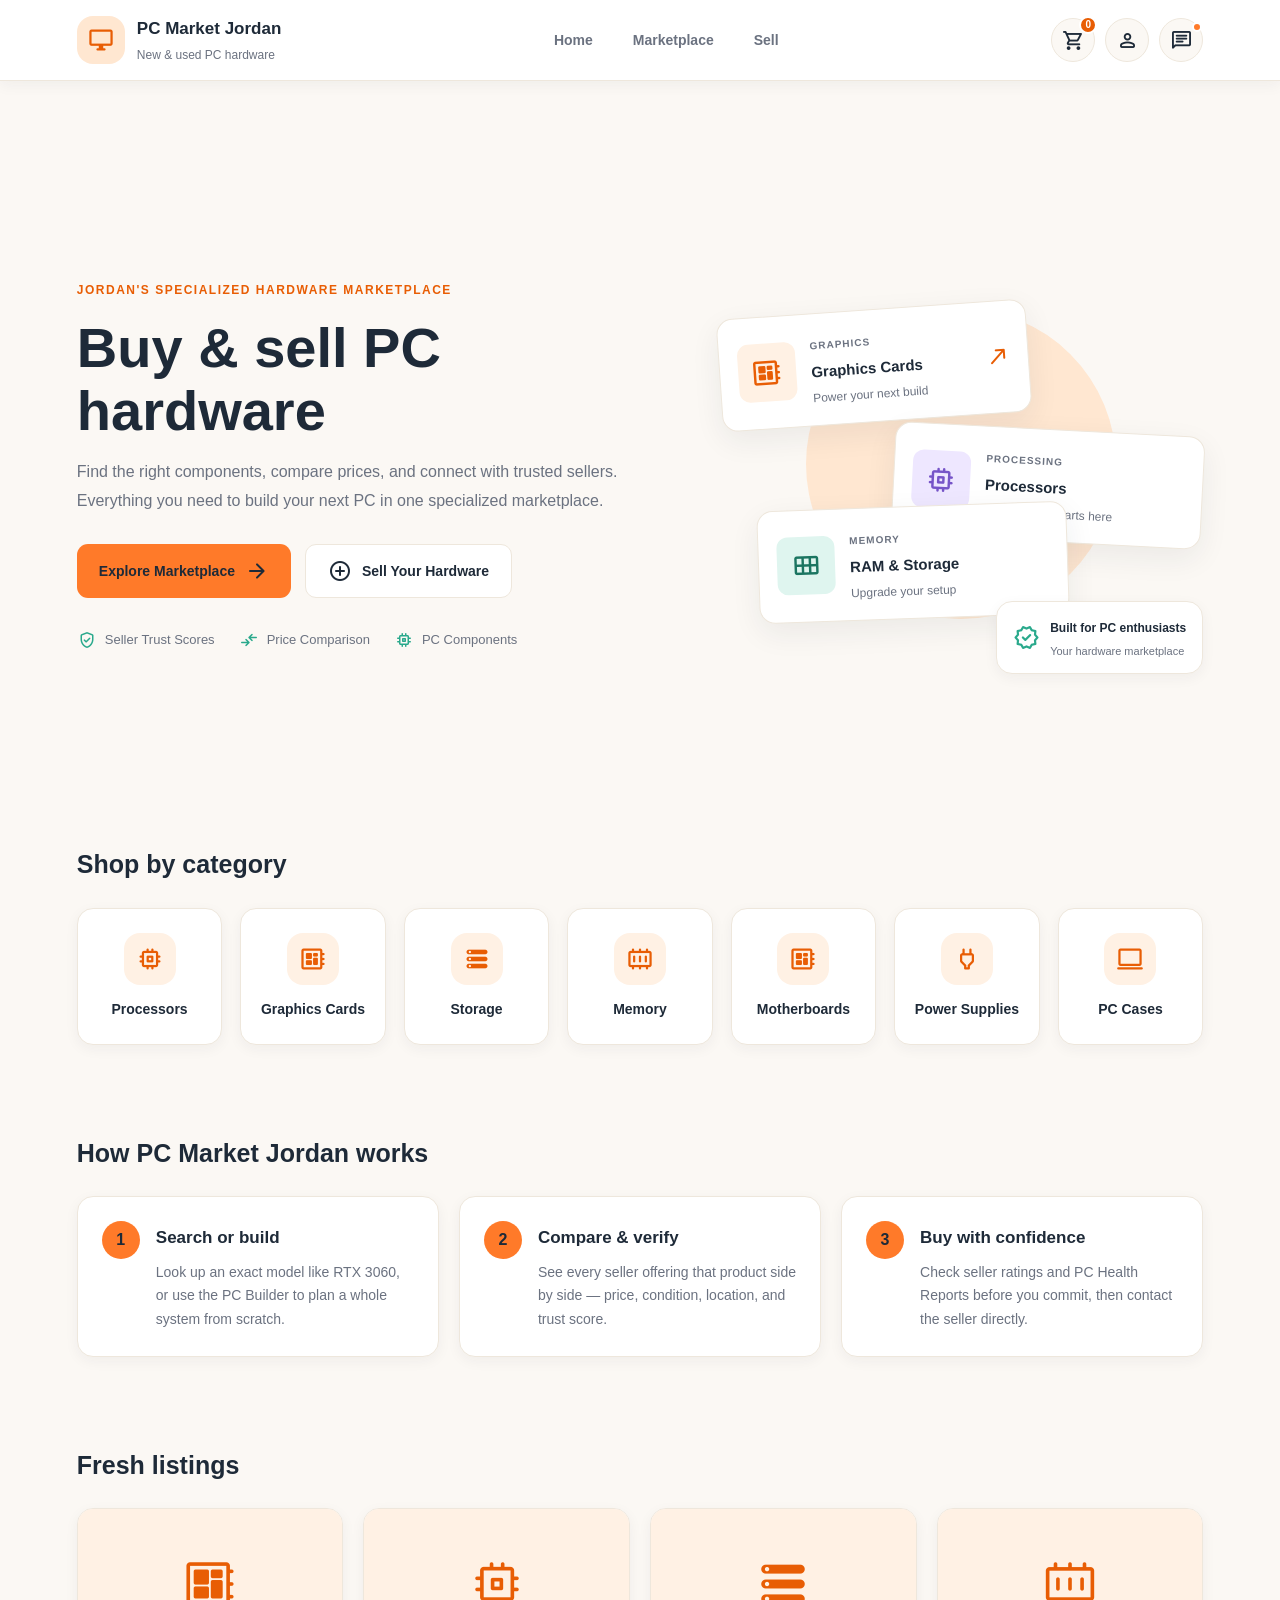
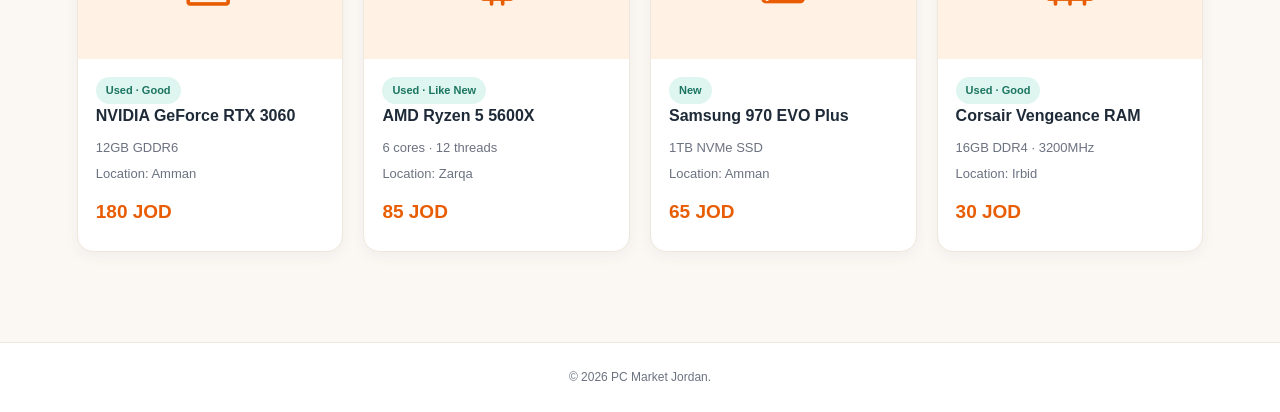
<file: pages/index.html>
<!DOCTYPE html>
<html lang="en">
<head>
    <meta charset="UTF-8">
    <meta name="viewport" content="width=device-width, initial-scale=1.0">
    <title>PC Market Jordan</title>

    <link rel="stylesheet" href="https://fonts.googleapis.com/css2?family=Material+Symbols+Rounded:opsz,wght,FILL,GRAD@20..48,100..700,0..1,-50..200">
    <link rel="shortcut icon" href="../assests/pictures/computer logo.png" type="image/icon">
    <link rel="stylesheet" href="../assests/styles/index.css">
    <link rel="stylesheet" href="../assests/styles/cart.css">
</head>
<body>
    
    <div id="header-placeholder"></div>

    <main class="main-content">       
        <section class="hero-content">
            <div class="hero-left">
                <small>JORDAN'S SPECIALIZED HARDWARE MARKETPLACE</small>

                <h1>Buy &amp; sell PC hardware</h1>

                <p class="hero-text">
                    Find the right components, compare prices, and connect with
                    trusted sellers. Everything you need to build your next PC
                    in one specialized marketplace.
                </p>

                <div class="hero-actions">
                    <a href="marketplace.html" class="hero-button primary-button">
                        Explore Marketplace
                        <span class="material-symbols-rounded">arrow_forward</span>
                    </a>

                    <a href="sell.html" class="hero-button secondary-button">
                        <span class="material-symbols-rounded">add_circle</span>
                        Sell Your Hardware
                    </a>
                </div>

                <div class="hero-highlights">
                    <div class="hero-highlight">
                        <span class="material-symbols-rounded">verified_user</span>
                        <span>Seller Trust Scores</span>
                    </div>

                    <div class="hero-highlight">
                        <span class="material-symbols-rounded">compare_arrows</span>
                        <span>Price Comparison</span>
                    </div>

                    <div class="hero-highlight">
                        <span class="material-symbols-rounded">memory</span>
                        <span>PC Components</span>
                    </div>
                </div>
            </div>

            <div class="hero-right">
                <div class="hardware-glow"></div>

                <div class="hardware-card gpu-card">
                    <div class="hardware-icon gpu-icon">
                        <span class="material-symbols-rounded">developer_board</span>
                    </div>
                    <div class="hardware-info">
                        <span>GRAPHICS</span>
                        <h3>Graphics Cards</h3>
                        <p>Power your next build</p>
                    </div>
                    <span class="material-symbols-rounded hardware-arrow">north_east</span>
                </div>

                <div class="hardware-card cpu-card">
                    <div class="hardware-icon cpu-icon">
                        <span class="material-symbols-rounded">memory</span>
                    </div>
                    <div class="hardware-info">
                        <span>PROCESSING</span>
                        <h3>Processors</h3>
                        <p>Performance starts here</p>
                    </div>
                </div>

                <div class="hardware-card ram-card">
                    <div class="hardware-icon ram-icon">
                        <span class="material-symbols-rounded">view_module</span>
                    </div>
                    <div class="hardware-info">
                        <span>MEMORY</span>
                        <h3>RAM &amp; Storage</h3>
                        <p>Upgrade your setup</p>
                    </div>
                </div>

                <div class="hardware-badge">
                    <span class="material-symbols-rounded">verified</span>
                    <div>
                        <strong>Built for PC enthusiasts</strong>
                        <p>Your hardware marketplace</p>
                    </div>
                </div>
            </div>
        </section>

        <div id="chatbot-placeholder"></div>

        <section class="shop-wrapper">
            <h2 class="shop-wrapper-head">Shop by category</h2>

            <section class="shop-grid">
                <div class="shop-card">
                    <div class="shop-card-icon">
                        <span class="material-symbols-rounded">memory</span>
                    </div>
                    <h3 class="shop-card-text">Processors</h3>
                </div>

                <div class="shop-card">
                    <div class="shop-card-icon">
                        <span class="material-symbols-rounded">developer_board</span>
                    </div>
                    <h3 class="shop-card-text">Graphics Cards</h3>
                </div>

                <div class="shop-card">
                    <div class="shop-card-icon">
                        <span class="material-symbols-rounded">storage</span>
                    </div>
                    <h3 class="shop-card-text">Storage</h3>
                </div>

                <div class="shop-card">
                    <div class="shop-card-icon">
                        <span class="material-symbols-rounded">memory_alt</span>
                    </div>
                    <h3 class="shop-card-text">Memory</h3>
                </div>

                <div class="shop-card">
                    <div class="shop-card-icon">
                        <span class="material-symbols-rounded">developer_board</span>
                    </div>
                    <h3 class="shop-card-text">Motherboards</h3>
                </div>

                <div class="shop-card">
                    <div class="shop-card-icon">
                        <span class="material-symbols-rounded">power</span>
                    </div>
                    <h3 class="shop-card-text">Power Supplies</h3>
                </div>

                <div class="shop-card">
                    <div class="shop-card-icon">
                        <span class="material-symbols-rounded">computer</span>
                    </div>
                    <h3 class="shop-card-text">PC Cases</h3>
                </div>
            </section>
        </section>

        <section class="PC-Market-Jordan-works">
            <h2 class="pc-market-works-head">How PC Market Jordan works</h2>

            <section class="PC-Market-Jordan-works-grid">
                <div class="PC-Market-Jordan-works-card">
                    <div class="PC-Market-Jordan-works-number">
                        <p>1</p>
                    </div>
                    <div class="PC-Market-Jordan-works-card-text">
                        <h3>Search or build</h3>
                        <p>
                            Look up an exact model like RTX 3060, or use the PC Builder to plan a whole system from scratch.
                        </p>
                    </div>
                </div>

                <div class="PC-Market-Jordan-works-card">
                    <div class="PC-Market-Jordan-works-number">
                        <p>2</p>
                    </div>
                    <div class="PC-Market-Jordan-works-card-text">
                        <h3>Compare & verify</h3>
                        <p>
                            See every seller offering that product side by side — price, condition, location, and trust score.
                        </p>
                    </div>
                </div>

                <div class="PC-Market-Jordan-works-card">
                    <div class="PC-Market-Jordan-works-number">
                        <p>3</p>
                    </div>
                    <div class="PC-Market-Jordan-works-card-text">
                        <h3>Buy with confidence</h3>
                        <p>
                            Check seller ratings and PC Health Reports before you commit, then contact the seller directly.
                        </p>
                    </div>
                </div>
            </section>
        </section>

        <section class="fresh-listing">
            <h2 class="fresh-listing-head">Fresh listings</h2>

            <section class="fresh-listing-grid">
                <div class="fresh-listing-card">
                    <div class="card-icon">
                        <span class="material-symbols-rounded">developer_board</span>
                    </div>
                    <div class="card-content">
                        <span class="listing-condition">Used · Good</span>
                        <h3>NVIDIA GeForce RTX 3060</h3>
                        <p>12GB GDDR6</p>
                        <p>Location: Amman</p>
                        <p class="listing-price">180 JOD</p>
                    </div>
                </div>

                <div class="fresh-listing-card">
                    <div class="card-icon">
                        <span class="material-symbols-rounded">memory</span>
                    </div>
                    <div class="card-content">
                        <span class="listing-condition">Used · Like New</span>
                        <h3>AMD Ryzen 5 5600X</h3>
                        <p>6 cores · 12 threads</p>
                        <p>Location: Zarqa</p>
                        <p class="listing-price">85 JOD</p>
                    </div>
                </div>

                <div class="fresh-listing-card">
                    <div class="card-icon">
                        <span class="material-symbols-rounded">storage</span>
                    </div>
                    <div class="card-content">
                        <span class="listing-condition">New</span>
                        <h3>Samsung 970 EVO Plus</h3>
                        <p>1TB NVMe SSD</p>
                        <p>Location: Amman</p>
                        <p class="listing-price">65 JOD</p>
                    </div>
                </div>

                <div class="fresh-listing-card">
                    <div class="card-icon">
                        <span class="material-symbols-rounded">memory_alt</span>
                    </div>
                    <div class="card-content">
                        <span class="listing-condition">Used · Good</span>
                        <h3>Corsair Vengeance RAM</h3>
                        <p>16GB DDR4 · 3200MHz</p>
                        <p>Location: Irbid</p>
                        <p class="listing-price">30 JOD</p>
                    </div>
                </div>
            </section>
        </section>
    </main>

    <div id="cart-placeholder"></div>
    
    <div id="footer-placeholder"></div>

    <div id="auth-placeholder"></div>

    <script src="../scripts/components.js"></script>
    <script src="../scripts/shared.js"></script>
    <script src="../scripts/index.js"></script>
</body>
</html>
</file>
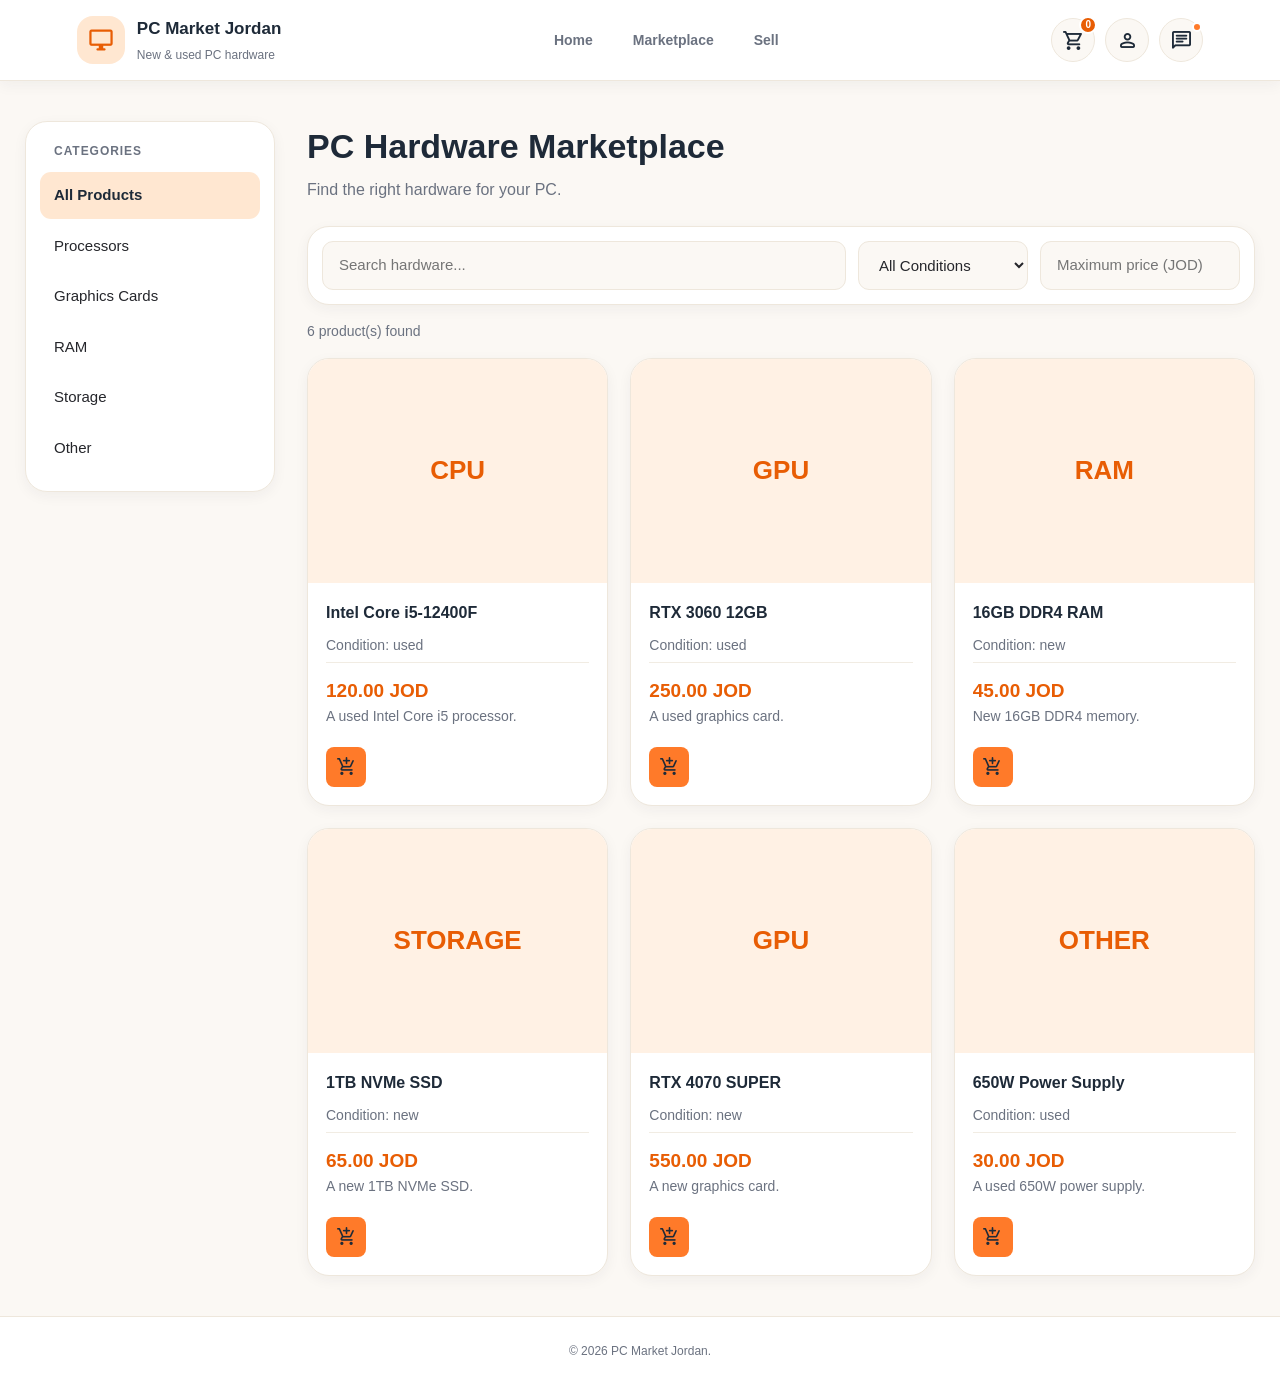
<file: pages/marketplace.html>
<!DOCTYPE html>
<html lang="en">
<head>
    <meta charset="UTF-8">
    <meta name="viewport" content="width=device-width, initial-scale=1.0">
    <title>PC Market Jordan</title>

    <link rel="stylesheet" href="https://fonts.googleapis.com/css2?family=Material+Symbols+Rounded:opsz,wght,FILL,GRAD@20..48,100..700,0..1,-50..200">
    <link rel="shortcut icon" href="../assests/pictures/computer logo.png" type="image/icon">
    <link rel="stylesheet" href="../assests/styles/index.css">
    <link rel="stylesheet" href="../assests/styles/cart.css">
    <link rel="stylesheet" href="../assests/styles/marketplace.css">
</head>
<body>
    
    <div id="header-placeholder"></div>

    <main class="marketplace">
        <aside class="sidebar">
            <h2>Categories</h2>

            <button class="category active" data-category="all">
                All Products
            </button>

            <button class="category" data-category="cpu">
                Processors
            </button>

            <button class="category" data-category="gpu">
                Graphics Cards
            </button>

            <button class="category" data-category="ram">
                RAM
            </button>

            <button class="category" data-category="storage">
                Storage
            </button>

            <button class="category" data-category="other">
                Other
            </button>
        </aside>

        <section class="products-section">
            <h1>PC Hardware Marketplace</h1>
            <p>Find the right hardware for your PC.</p>

            <div class="filters">
                <input
                    type="search"
                    id="searchInput"
                    placeholder="Search hardware..."
                >

                <select id="conditionFilter">
                    <option value="all">All Conditions</option>
                    <option value="new">New</option>
                    <option value="used">Used</option>
                </select>

                <input
                    type="number"
                    id="priceFilter"
                    placeholder="Maximum price (JOD)"
                    min="0"
                >
            </div>

            <p id="resultsCount"></p>

            <div class="products-grid" id="productsGrid"></div>

            <p id="noResults" hidden>
                No products match your filters.
            </p>
        </section>
    </main>

    <div id="chatbot-placeholder"></div>

    <div id="cart-placeholder"></div>
    
    <div id="footer-placeholder"></div>

    <div id="auth-placeholder"></div>

    <script src="../scripts/components.js"></script>
    <script src="../scripts/shared.js"></script>
    <script src="../scripts/marketplace.js"></script>
</body>
</html>
</file>
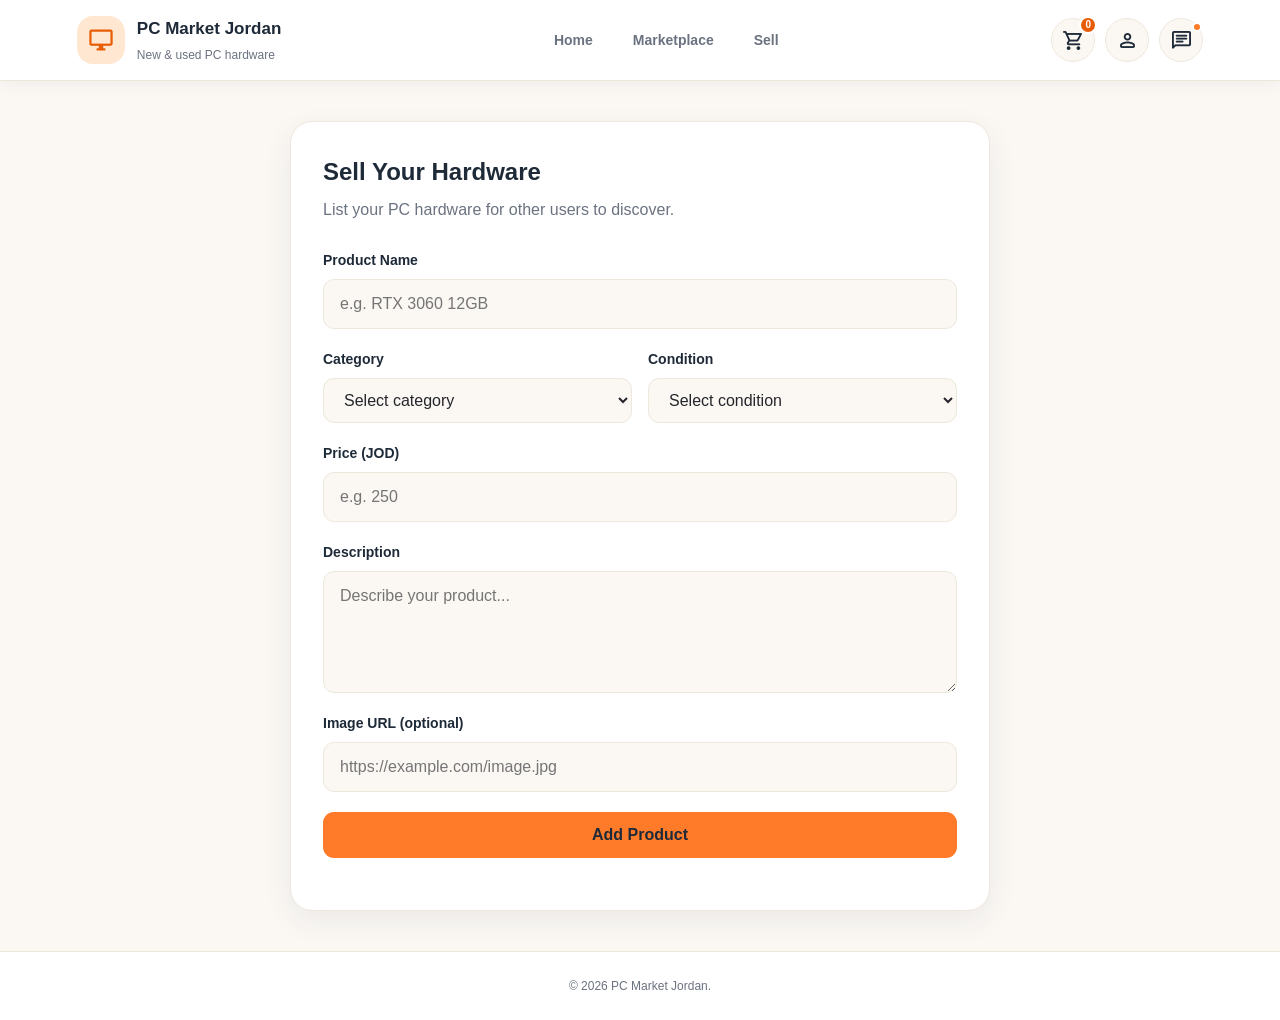
<file: pages/sell.html>
<!DOCTYPE html>
<html lang="en">
<head>
    <meta charset="UTF-8">
    <meta name="viewport" content="width=device-width, initial-scale=1.0">
    <title>Sell Hardware | PC Market Jordan</title>

    <link rel="stylesheet" href="https://fonts.googleapis.com/css2?family=Material+Symbols+Rounded:opsz,wght,FILL,GRAD@20..48,100..700,0..1,-50..200">
    <link rel="shortcut icon" href="../assests/pictures/computer logo.png" type="image/icon">
    <link rel="stylesheet" href="../assests/styles/index.css">
    <link rel="stylesheet" href="../assests/styles/cart.css">
    <link rel="stylesheet" href="../assests/styles/sell.css">
</head>
<body>

    <div id="header-placeholder"></div>

    <main class="sell-page">
        <section class="sell-container">
            <h1>Sell Your Hardware</h1>
            <p class="sell-description">
                List your PC hardware for other users to discover.
            </p>

            <form id="sellForm">
                <div class="form-group">
                    <label for="productName">Product Name</label>
                    <input
                        type="text"
                        id="productName"
                        placeholder="e.g. RTX 3060 12GB"
                        required
                    >
                </div>

                <div class="form-row">
                    <div class="form-group">
                        <label for="productCategory">Category</label>
                        <select id="productCategory" required>
                            <option value="">Select category</option>
                            <option value="cpu">Processor</option>
                            <option value="gpu">Graphics Card</option>
                            <option value="ram">RAM</option>
                            <option value="storage">Storage</option>
                            <option value="other">Other</option>
                        </select>
                    </div>

                    <div class="form-group">
                        <label for="productCondition">Condition</label>
                        <select id="productCondition" required>
                            <option value="">Select condition</option>
                            <option value="new">New</option>
                            <option value="used">Used</option>
                        </select>
                    </div>
                </div>

                <div class="form-group">
                    <label for="productPrice">Price (JOD)</label>
                    <input
                        type="number"
                        id="productPrice"
                        min="0.01"
                        step="0.01"
                        placeholder="e.g. 250"
                        required
                    >
                </div>

                <div class="form-group">
                    <label for="productDescription">Description</label>
                    <textarea
                        id="productDescription"
                        rows="4"
                        placeholder="Describe your product..."
                        required
                    ></textarea>
                </div>

                <div class="form-group">
                    <label for="productImage">Image URL (optional)</label>
                    <input
                        type="url"
                        id="productImage"
                        placeholder="https://example.com/image.jpg"
                    >
                </div>

                <button type="submit" class="sell-submit">
                    Add Product
                </button>

                <p id="formMessage" role="status"></p>
            </form>
        </section>
    </main>

    <div id="chatbot-placeholder"></div>
    
    <div id="cart-placeholder"></div>
    
    <div id="auth-placeholder"></div>

    <div id="footer-placeholder"></div>

    <script src="../scripts/components.js"></script>
    <script src="../scripts/shared.js"></script>
    <script src="../scripts/sell.js"></script>
</body>
</html>
</file>
<file: assests/styles/index.css>
:root {
  --bg: #FBF8F4;
  --surface: #FFFFFF;
  --surface-tint: #FFF4E9;
  --ink: #25262B;
  --ink-soft: #6B7280;
  --ink-faint: #9CA3AF;
  --navy: #1E2A38;
  --navy-soft: #2C3E50;
  --orange: #FF7A29;
  --orange-deep: #E85D04;
  --orange-tint: #FFE7D1;
  --orange-tint-2: #FFF1E4;
  --teal: #2AA98C;
  --teal-tint: #DFF5EF;
  --red: #E15B4D;
  --red-tint: #FBE4E1;
  --amber: #E8A23A;
  --amber-tint: #FBEFDA;
  --border: #EEE7DC;
  --border-soft: #F1ECE3;
  --r-lg: 22px;
  --r-md: 16px;
  --r-sm: 11px;
  --r-pill: 999px;
  --shadow-soft: 0 10px 30px rgba(30, 42, 56, 0.07);
  --shadow-softer: 0 4px 14px rgba(30, 42, 56, 0.05);
  --shadow-pop: 0 16px 40px rgba(30, 42, 56, 0.14);
}

* {
  box-sizing: border-box;
  padding: 0;
  margin: 0;
}

body {
  background: var(--bg);
  color: var(--ink);
  font-family: 'Segoe UI', Tahoma, Geneva, Verdana, sans-serif;
  line-height: 1.5;
}

header {
  position: sticky;
  top: 0;
  z-index: 5;
  display: flex;
  align-items: center;
  justify-content: space-between;
  gap: 30px;
  padding: 16px 6%;
  background: var(--surface);
  border-bottom: 1px solid var(--border);
  box-shadow: var(--shadow-softer);
}

.logo {
  display: flex;
  align-items: center;
  gap: 12px;
  flex-shrink: 0;
}

.logo-icon {
  display: flex;
  align-items: center;
  justify-content: center;
  width: 48px;
  height: 48px;
  background: var(--orange-tint);
  color: var(--orange-deep);
  border-radius: var(--r-md);
}

.logo-icon .material-symbols-rounded {
  font-size: 28px;
}

.logo-header p {
  display: flex;
  flex-direction: column;
  gap: 4px;
  color: var(--navy);
  font-size: 17px;
  font-weight: 700;
  white-space: nowrap;
}

.logo-header small {
  color: var(--ink-soft);
  font-size: 12px;
  font-weight: 400;
}

.website-links ul {
  display: flex;
  align-items: center;
  gap: 8px;
  list-style: none;
}

.website-links a {
  display: inline-flex;
  padding: 10px 16px;
  color: var(--ink-soft);
  text-decoration: none;
  font-size: 14px;
  font-weight: 600;
  border-radius: var(--r-pill);
  transition: 0.2s;
}

.website-links a:hover {
  color: var(--orange-deep);
  background: var(--orange-tint-2);
}

.header-buttons {
  display: flex;
  align-items: center;
  gap: 10px;
  flex-shrink: 0;
}

.header-button {
  display: flex;
  align-items: center;
  justify-content: center;
  width: 44px;
  height: 44px;
  color: var(--navy);
  background: var(--bg);
  border: 1px solid var(--border);
  border-radius: 50%;
  cursor: pointer;
  transition: 0.2s;
}

.header-button .material-symbols-rounded {
  font-size: 23px;
}

.header-button:hover {
  background: var(--orange);
  border-color: var(--orange);
  transform: translateY(-2px);
}

.dot {
  position: relative;
}

.dot::after {
  content: "";
  position: absolute;
  top: 3px;
  right: 0;
  width: 6px;
  height: 6px;
  background: var(--orange);
  border: 2px solid var(--surface);
  border-radius: 50%;
}

.auth-overlay {
  position: fixed;
  inset: 0;
  z-index: 6;
  display: none;
  align-items: center;
  justify-content: center;
  padding: 20px;
  background: rgba(30, 42, 56, 0.55);
  backdrop-filter: blur(7px);
}

.auth-popup {
  position: relative;
  width: 100%;
  max-width: 440px;
  max-height: calc(100vh - 40px);
  overflow-y: auto;
  padding: 36px;
  background: var(--surface);
  border: 1px solid var(--border);
  border-radius: var(--r-lg);
  box-shadow: var(--shadow-pop);
  animation: authAppear 0.25s ease;
}

.auth-close {
  position: absolute;
  top: 16px;
  right: 16px;
  display: flex;
  align-items: center;
  justify-content: center;
  width: 36px;
  height: 36px;
  color: var(--ink-soft);
  background: var(--bg);
  border: 1px solid var(--border);
  border-radius: 50%;
  cursor: pointer;
  transition: 0.2s;
}

.auth-close:hover {
  color: var(--orange-deep);
  background: var(--orange-tint);
}

.auth-header {
  margin-bottom: 28px;
  text-align: center;
}

.auth-icon {
  display: flex;
  align-items: center;
  justify-content: center;
  width: 62px;
  height: 62px;
  margin: 0 auto 18px;
  color: var(--orange-deep);
  background: var(--orange-tint);
  border-radius: var(--r-md);
}

.auth-icon .material-symbols-rounded {
  font-size: 34px;
}

.auth-header h2 {
  margin-bottom: 10px;
  color: var(--navy);
  font-size: 23px;
  line-height: 1.35;
}

.auth-header p {
  color: var(--ink-soft);
  font-size: 14px;
  line-height: 1.6;
}

.auth-field {
  display: flex;
  flex-direction: column;
  gap: 8px;
  margin-bottom: 18px;
}

.auth-field[hidden] {
  display: none;
}

.auth-field label {
  color: var(--navy);
  font-size: 13px;
  font-weight: 600;
}

.auth-field input {
  width: 100%;
  padding: 13px 14px;
  color: var(--ink);
  background: var(--bg);
  border: 1px solid var(--border);
  border-radius: var(--r-sm);
  font: inherit;
  font-size: 14px;
  outline: none;
  transition: 0.2s;
}

.auth-field input:focus {
  background: var(--surface);
  border-color: var(--orange);
  box-shadow: 0 0 0 4px var(--orange-tint-2);
}

.auth-submit {
  width: 100%;
  padding: 14px;
  margin-top: 4px;
  color: var(--navy);
  background: var(--orange);
  border: none;
  border-radius: var(--r-sm);
  font-size: 15px;
  font-weight: 700;
  cursor: pointer;
  transition: 0.2s;
}

.auth-submit:hover {
  background: var(--orange-deep);
}

.auth-switch {
  margin-top: 20px;
  color: var(--ink-soft);
  text-align: center;
  font-size: 13px;
}

.auth-switch button {
  padding: 0;
  color: var(--orange-deep);
  background: none;
  border: none;
  font: inherit;
  font-weight: 700;
  cursor: pointer;
}

.auth-divider {
  display: flex;
  align-items: center;
  gap: 14px;
  margin: 24px 0;
  color: var(--ink-faint);
  font-size: 11px;
  font-weight: 600;
}

.auth-divider::before,
.auth-divider::after {
  content: "";
  flex: 1;
  height: 1px;
  background: var(--border);
}

.guest-button {
  display: flex;
  align-items: center;
  justify-content: center;
  gap: 10px;
  width: 100%;
  padding: 13px;
  color: var(--navy);
  background: var(--surface);
  border: 1px solid var(--border);
  border-radius: var(--r-sm);
  font-size: 14px;
  font-weight: 600;
  cursor: pointer;
  transition: 0.2s;
}

.guest-button:hover {
  background: var(--orange-tint-2);
  border-color: var(--orange);
}

.auth-footer {
  margin-top: 22px;
  color: var(--ink-soft);
  text-align: center;
  font-size: 11px;
}

@keyframes authAppear {
  from {
    opacity: 0;
    transform: translateY(12px);
  }
  to {
    opacity: 1;
    transform: translateY(0);
  }
}

.main-content {
  width: 88%;
  max-width: 1200px;
  margin: 0 auto;
}

.hero-content {
  display: grid;
  grid-template-columns: 1.1fr 0.9fr;
  align-items: center;
  gap: 50px;
  min-height: 85vh;
  padding: 60px 0;
}

.hero-left,
.hero-right {
  min-width: 0;
}

.hero-left small {
  color: var(--orange-deep);
  font-size: 12px;
  font-weight: 700;
  letter-spacing: 1.5px;
}

.hero-left h1 {
  margin: 16px 0;
  color: var(--navy);
  font-size: clamp(36px, 4.5vw, 56px);
  line-height: 1.12;
}

.hero-text {
  max-width: 620px;
  color: var(--ink-soft);
  font-size: 16px;
  line-height: 1.8;
}

.hero-actions {
  display: flex;
  flex-wrap: wrap;
  gap: 14px;
  margin-top: 28px;
}

.hero-button {
  display: inline-flex;
  align-items: center;
  justify-content: center;
  gap: 10px;
  padding: 14px 22px;
  border-radius: var(--r-sm);
  text-decoration: none;
  font-size: 14px;
  font-weight: 700;
  transition: 0.2s;
}

.primary-button {
  color: var(--navy);
  background: var(--orange);
}

.primary-button:hover {
  background: var(--orange-deep);
  transform: translateY(-2px);
}

.secondary-button {
  color: var(--navy);
  background: var(--surface);
  border: 1px solid var(--border);
}

.secondary-button:hover {
  background: var(--orange-tint-2);
  border-color: var(--orange);
}

.hero-highlights {
  display: flex;
  flex-wrap: wrap;
  gap: 24px;
  margin-top: 32px;
}

.hero-highlight {
  display: flex;
  align-items: center;
  gap: 8px;
  color: var(--ink-soft);
  font-size: 13px;
}

.hero-highlight .material-symbols-rounded {
  color: var(--teal);
  font-size: 20px;
}

.hero-right {
  position: relative;
  display: flex;
  align-items: center;
  justify-content: center;
  min-height: 420px;
}

.hardware-glow {
  position: absolute;
  width: 310px;
  height: 310px;
  background: var(--orange-tint);
  border-radius: 50%;
}

.hardware-card {
  position: absolute;
  z-index: 1;
  display: flex;
  align-items: center;
  gap: 15px;
  width: min(310px, 75%);
  padding: 18px;
  background: var(--surface);
  border: 1px solid var(--border);
  border-radius: var(--r-md);
  box-shadow: var(--shadow-soft);
}

.gpu-card {
  top: 55px;
  left: 0;
  transform: rotate(-4deg);
}

.cpu-card {
  top: 175px;
  right: 0;
  transform: rotate(3deg);
}

.ram-card {
  bottom: 55px;
  left: 8%;
  transform: rotate(-2deg);
}

.hardware-icon {
  display: flex;
  align-items: center;
  justify-content: center;
  flex-shrink: 0;
  width: 58px;
  height: 58px;
  border-radius: var(--r-sm);
}

.hardware-icon .material-symbols-rounded {
  font-size: 32px;
}

.gpu-icon {
  color: var(--orange-deep);
  background: var(--orange-tint-2);
}

.cpu-icon {
  color: #7654C8;
  background: #EEE7FF;
}

.ram-icon {
  color: #1B7561;
  background: var(--teal-tint);
}

.hardware-info {
  min-width: 0;
}

.hardware-info > span {
  color: var(--ink-soft);
  font-size: 10px;
  font-weight: 700;
  letter-spacing: 1px;
}

.hardware-info h3 {
  margin: 5px 0;
  color: var(--navy);
  font-size: 15px;
}

.hardware-info p {
  color: var(--ink-soft);
  font-size: 12px;
}

.hardware-arrow {
  margin-left: auto;
  color: var(--orange-deep);
}

.hardware-badge {
  position: absolute;
  right: 0;
  bottom: 0;
  z-index: 2;
  display: flex;
  align-items: center;
  gap: 10px;
  padding: 13px 16px;
  background: var(--surface);
  border: 1px solid var(--border);
  border-radius: var(--r-md);
  box-shadow: var(--shadow-softer);
}

.hardware-badge > .material-symbols-rounded {
  color: var(--teal);
  font-size: 27px;
}

.hardware-badge strong {
  color: var(--navy);
  font-size: 12px;
}

.hardware-badge p {
  margin-top: 4px;
  color: var(--ink-soft);
  font-size: 11px;
}

.shop-wrapper,
.PC-Market-Jordan-works,
.fresh-listing {
  margin-bottom: 90px;
}

.shop-wrapper-head,
.pc-market-works-head,
.fresh-listing-head {
  margin-bottom: 24px;
  color: var(--navy);
  font-size: 25px;
}

.shop-grid {
  display: grid;
  grid-template-columns: repeat(auto-fit, minmax(135px, 1fr));
  gap: 18px;
}

.PC-Market-Jordan-works-grid,
.fresh-listing-grid {
  display: grid;
  grid-template-columns: repeat(auto-fit, minmax(220px, 1fr));
  gap: 20px;
}

.shop-card,
.PC-Market-Jordan-works-card,
.fresh-listing-card {
  background: var(--surface);
  border: 1px solid var(--border);
  border-radius: var(--r-md);
  box-shadow: var(--shadow-softer);
}

.shop-card,
.fresh-listing-card {
  transition: transform 0.2s, box-shadow 0.2s;
}

.shop-card:hover,
.fresh-listing-card:hover {
  transform: translateY(-4px);
  box-shadow: var(--shadow-pop);
}

.shop-card {
  padding: 24px 12px;
  text-align: center;
}

.shop-card-icon {
  display: flex;
  align-items: center;
  justify-content: center;
  width: 52px;
  height: 52px;
  margin: 0 auto 14px;
  color: var(--orange-deep);
  background: var(--orange-tint-2);
  border-radius: var(--r-md);
}

.shop-card-icon .material-symbols-rounded {
  font-size: 28px;
}

.shop-card-text {
  color: var(--navy);
  font-size: 14px;
}

.PC-Market-Jordan-works-card {
  display: flex;
  align-items: flex-start;
  gap: 16px;
  padding: 24px;
}

.PC-Market-Jordan-works-number {
  display: flex;
  align-items: center;
  justify-content: center;
  flex-shrink: 0;
  width: 38px;
  height: 38px;
  color: var(--navy);
  background: var(--orange);
  border-radius: 50%;
  font-weight: 700;
}

.PC-Market-Jordan-works-card-text h3 {
  margin: 4px 0 10px;
  color: var(--navy);
  font-size: 17px;
}

.PC-Market-Jordan-works-card-text p {
  color: var(--ink-soft);
  font-size: 14px;
  line-height: 1.7;
}

.fresh-listing-card {
  overflow: hidden;
}

.card-icon {
  display: flex;
  align-items: center;
  justify-content: center;
  height: 150px;
  color: var(--orange-deep);
  background: var(--orange-tint-2);
}

.card-icon .material-symbols-rounded {
  font-size: 58px;
}

.card-content {
  padding: 18px;
}

.card-content h3 {
  margin-bottom: 10px;
  color: var(--navy);
  font-size: 16px;
}

.card-content p {
  margin: 7px 0;
  color: var(--ink-soft);
  font-size: 13px;
}

.card-content .listing-price {
  margin-top: 14px;
  color: var(--orange-deep);
  font-size: 19px;
  font-weight: 700;
}

.listing-condition {
  display: inline-block;
  padding: 5px 10px;
  color: #1B7561;
  background: var(--teal-tint);
  border-radius: var(--r-pill);
  font-size: 11px;
  font-weight: 700;
}

.footer {
  padding: 24px 6%;
  color: var(--ink-soft);
  background: var(--surface);
  border-top: 1px solid var(--border);
  text-align: center;
  font-size: 12px;
  line-height: 1.7;
}

.chat-panel {
  position: fixed;
  top: 100px;
  right: 0;
  bottom: 0;
  z-index: 7;
  display: flex;
  flex-direction: column;
  width: 400px;
  max-width: 100%;
  background: var(--surface);
  border-left: 1px solid var(--border);
  box-shadow: var(--shadow-pop);
  transform: translateX(100%);
  visibility: hidden;
  transition: transform 0.3s ease, visibility 0.3s ease;
}

.chat-panel.open {
  transform: translateX(0);
  visibility: visible;
}

.chat-header {
  display: flex;
  align-items: center;
  justify-content: space-between;
  gap: 12px;
  padding: 20px;
  border-bottom: 1px solid var(--border);
}

.chat-header-info {
  display: flex;
  align-items: center;
  gap: 12px;
}

.chat-header-info > .material-symbols-rounded {
  padding: 10px;
  color: var(--orange-deep);
  background: var(--orange-tint);
  border-radius: var(--r-sm);
  font-size: 26px;
}

.chat-header h2 {
  margin-bottom: 4px;
  color: var(--navy);
  font-size: 16px;
}

.chat-header p {
  color: var(--ink-soft);
  font-size: 12px;
}

.chat-close {
  display: flex;
  align-items: center;
  justify-content: center;
  width: 36px;
  height: 36px;
  color: var(--ink-soft);
  background: var(--bg);
  border: 1px solid var(--border);
  border-radius: 50%;
  cursor: pointer;
}

.chat-messages {
  display: flex;
  flex: 1;
  flex-direction: column;
  gap: 14px;
  overflow-y: auto;
  padding: 20px;
}

.user-message,
.bot-message {
  max-width: 82%;
  padding: 12px 16px;
  font-size: 14px;
  line-height: 1.6;
  overflow-wrap: anywhere;
}

.user-message {
  align-self: flex-end;
  color: var(--navy);
  background: var(--orange);
  border-radius: 16px 16px 4px 16px;
}

.bot-message {
  align-self: flex-start;
  color: var(--ink);
  background: var(--orange-tint-2);
  border-radius: 4px 16px 16px 16px;
}

.typing-indicator {
  display: flex;
  align-items: center;
  gap: 5px;
  width: fit-content;
  min-width: 48px;
}

.typing-indicator span {
  width: 7px;
  height: 7px;
  background: var(--ink-soft);
  border-radius: 50%;
  animation: typing 1.2s infinite ease-in-out;
}

.typing-indicator span:nth-child(2) {
  animation-delay: 0.2s;
}

.typing-indicator span:nth-child(3) {
  animation-delay: 0.4s;
}

@keyframes typing {
  0%, 60%, 100% {
    transform: translateY(0);
    opacity: 0.4;
  }
  30% {
    transform: translateY(-5px);
    opacity: 1;
  }
}

.chat-input-area {
  display: flex;
  align-items: center;
  gap: 10px;
  padding: 15px;
  border-top: 1px solid var(--border);
}

.chat-input-area input {
  flex: 1;
  min-width: 0;
  padding: 13px;
  color: var(--ink);
  background: var(--bg);
  border: 1px solid var(--border);
  border-radius: var(--r-sm);
  outline: none;
}

.chat-input-area input:focus {
  border-color: var(--orange);
}

.chat-input-area button {
  display: flex;
  align-items: center;
  justify-content: center;
  width: 44px;
  height: 44px;
  color: var(--navy);
  background: var(--orange);
  border: none;
  border-radius: var(--r-sm);
  cursor: pointer;
}

.chat-input-area button:hover {
  background: var(--orange-deep);
}

body.chat-open .hero-right {
  display: none;
}

body.chat-open .hero-content {
  grid-template-columns: 1fr;
}

@media (max-width: 900px) {
  .hero-content {
    grid-template-columns: 1fr;
    gap: 25px;
    min-height: auto;
    padding: 50px 0;
  }

  .hero-right {
    width: 100%;
    max-width: 550px;
    margin: 0 auto;
  }
}

@media (max-width: 650px) {
  header {
    flex-wrap: wrap;
    gap: 14px;
  }

  .logo {
    flex: 1;
  }

  .header-buttons {
    margin-left: auto;
  }

  .website-links {
    order: 3;
    width: 100%;
  }

  .website-links ul {
    justify-content: center;
    padding-top: 10px;
    border-top: 1px solid var(--border-soft);
  }

  .main-content {
    width: 92%;
  }

  .shop-wrapper,
  .PC-Market-Jordan-works,
  .fresh-listing {
    margin-bottom: 50px;
  }

  .auth-popup {
    padding: 30px 22px;
  }
}

@media (max-width: 500px) {
  .hero-right {
    min-height: 350px;
  }

  .hardware-card {
    gap: 10px;
    padding: 12px;
  }

  .hardware-icon {
    width: 45px;
    height: 45px;
  }

  .hardware-info h3 {
    font-size: 13px;
  }

  .chat-panel {
    top: 80px;
    width: 100%;
  }
}
</file>
<file: assests/styles/cart.css>
.cart-overlay {
    position: fixed;
    inset: 0;
    z-index: 1000;
    background: rgba(20, 24, 35, 0.48);
    opacity: 0;
    visibility: hidden;
    transition: opacity 0.25s ease, visibility 0.25s ease;
}

.shopping-cart {
    position: fixed;
    top: 0;
    right: 0;
    z-index: 1001;
    display: flex;
    flex-direction: column;
    width: 400px;
    max-width: 100%;
    height: 100vh;
    height: 100dvh;
    padding: 24px;
    color: var(--ink, #292940);
    background: var(--surface, #fff);
    box-shadow: -12px 0 35px rgba(20, 24, 35, 0.16);
    transform: translateX(105%);
    visibility: hidden;
    transition: transform 0.3s ease, visibility 0.3s ease;
}

.cart-overlay.active {
    opacity: 1;
    visibility: visible;
}

.shopping-cart.active {
    transform: translateX(0);
    visibility: visible;
}

.cart-header {
    display: flex;
    align-items: center;
    justify-content: space-between;
    gap: 16px;
    padding-bottom: 18px;
    border-bottom: 1px solid var(--border, #e2e6ee);
}

.cart-header h2 {
    margin: 0;
    color: var(--navy, #292940);
    font-size: 22px;
}

.cart-close {
    display: grid;
    place-items: center;
    width: 38px;
    height: 38px;
    color: var(--ink, #292940);
    background: var(--bg, #f7f8fb);
    border: 1px solid var(--border, #e2e6ee);
    border-radius: 50%;
    cursor: pointer;
}

.cart-items {
    flex: 1;
    overflow-y: auto;
    padding: 18px 0;
}

.cart-empty {
    padding: 32px 0;
    color: var(--ink-soft, #6b7280);
    text-align: center;
}

.cart-item {
    padding: 16px 0;
    border-bottom: 1px solid var(--border, #e2e6ee);
}

.cart-item h3 {
    margin: 0 0 6px;
    color: var(--navy, #292940);
    font-size: 15px;
    overflow-wrap: anywhere;
}

.cart-item p {
    margin: 0 0 12px;
    color: var(--ink-soft, #6b7280);
    font-size: 13px;
}

.cart-quantity {
    display: inline-flex;
    align-items: center;
    gap: 12px;
}

.cart-quantity button {
    display: grid;
    place-items: center;
    width: 30px;
    height: 30px;
    color: var(--navy, #292940);
    background: var(--bg, #f7f8fb);
    border: 1px solid var(--border, #e2e6ee);
    border-radius: 6px;
    cursor: pointer;
    font-size: 18px;
}

.cart-remove {
    display: block;
    margin-top: 10px;
    padding: 0;
    color: #b42318;
    background: transparent;
    border: 0;
    cursor: pointer;
    font: inherit;
    font-size: 13px;
}

.cart-footer {
    padding-top: 18px;
    border-top: 1px solid var(--border, #e2e6ee);
}

.cart-total-row {
    display: flex;
    justify-content: space-between;
    gap: 12px;
    margin: 0 0 16px;
    color: var(--navy, #292940);
}

#checkoutButton {
    width: 100%;
    padding: 13px 16px;
    color: #fff;
    background: var(--orange-deep, #b86b19);
    border: 0;
    border-radius: 8px;
    font: inherit;
    font-weight: 700;
    cursor: pointer;
}

#checkoutButton:hover {
    filter: brightness(0.95);
}

.cart-count {
    display: inline-grid;
    place-items: center;
    min-width: 18px;
    height: 18px;
    padding: 0 4px;
    color: #fff;
    background: var(--orange-deep, #b86b19);
    border-radius: 999px;
    font-size: 10px;
    font-weight: 700;
}

.add-item {
    display: inline-grid;
    place-items: center;
    width: 40px;
    height: 40px;
    margin-top: 14px;
    color: var(--navy, #292940);
    background: var(--orange, #eeac5c);
    border: 0;
    border-radius: 8px;
    cursor: pointer;
    transition: transform 0.2s ease, background 0.2s ease;
}

.add-item:hover {
    background: var(--orange-deep, #b86b19);
    transform: translateY(-1px);
}

.add-item .material-symbols-rounded {
    font-size: 21px;
}

body.cart-open {
    overflow: hidden;
}

@media (max-width: 480px) {
    .shopping-cart {
        padding: 18px;
    }
}


.logo {
    color: inherit;
    text-decoration: none;
}

.cart-header-button {
    position: relative;
}

.cart-count {
    position: absolute;
    top: -3px;
    right: -3px;
    min-width: 18px;
    height: 18px;
    padding: 0 4px;
    color: #fff;
    background: var(--orange-deep, #b86b19);
    border: 2px solid var(--surface, #fff);
    border-radius: 999px;
    font-size: 10px;
    font-weight: 700;
    line-height: 14px;
}
</file>
<file: assests/styles/marketplace.css>
.marketplace {
  display: grid;
  grid-template-columns: 250px minmax(0, 1fr);
  align-items: start;
  gap: 32px;
  max-width: 1400px;
  min-height: 70vh;
  margin: 40px auto;
  padding: 0 25px;
  color: var(--ink);
}

.sidebar {
  position: sticky;
  top: 90px;
  display: flex;
  flex-direction: column;
  gap: 4px;
  padding: 20px 14px;
  background: var(--surface);
  border: 1px solid var(--border);
  border-radius: var(--r-lg);
  box-shadow: var(--shadow-softer);
}

.sidebar h2 {
  margin: 0 0 8px;
  padding: 0 14px;
  font-size: 12px;
  letter-spacing: 0.08em;
  text-transform: uppercase;
  color: var(--ink-soft);
}

.category {
  padding: 12px 14px;
  border: none;
  border-radius: var(--r-sm);
  background: transparent;
  color: var(--ink);
  font: inherit;
  font-size: 15px;
  text-align: left;
  cursor: pointer;
  transition: background 0.2s;
}

.category:hover {
  background: var(--surface-tint);
}

.category.active {
  background: var(--orange-tint);
  color: var(--navy);
  font-weight: 700;
}

.products-section h1 {
  margin: 0 0 6px;
  color: var(--navy);
  font-size: clamp(26px, 3vw, 34px);
}

.products-section > p {
  margin: 0;
  color: var(--ink-soft);
}

.filters {
  display: flex;
  flex-wrap: wrap;
  gap: 12px;
  margin: 24px 0 16px;
  padding: 14px;
  background: var(--surface);
  border: 1px solid var(--border);
  border-radius: var(--r-lg);
  box-shadow: var(--shadow-softer);
}

.filters input,
.filters select {
  min-width: 0;
  padding: 12px 16px;
  border: 1px solid var(--border);
  border-radius: var(--r-sm);
  background: var(--bg);
  color: var(--ink);
  font: inherit;
  font-size: 15px;
}

.filters input:focus,
.filters select:focus {
  background: var(--surface);
  border-color: var(--orange);
  box-shadow: 0 0 0 4px var(--orange-tint-2);
  outline: none;
}

#searchInput { flex: 1 1 220px; }
#conditionFilter { flex: 0 0 170px; }
#priceFilter { flex: 0 0 200px; }

#resultsCount {
  margin: 0 0 16px;
  color: var(--ink-soft);
  font-size: 14px;
}

.products-grid {
  display: grid;
  grid-template-columns: repeat(auto-fill, minmax(230px, 1fr));
  gap: 22px;
}

.product-card {
  display: flex;
  flex-direction: column;
  overflow: hidden;
  background: var(--surface);
  border: 1px solid var(--border);
  border-radius: var(--r-lg);
  box-shadow: var(--shadow-softer);
  transition: transform 0.25s, box-shadow 0.25s;
}

.product-card:hover {
  transform: translateY(-5px);
  box-shadow: var(--shadow-pop);
}

.product-image {
  display: grid;
  place-items: center;
  aspect-ratio: 4 / 3;
  background: var(--orange-tint-2);
  color: var(--orange-deep);
  font-size: 26px;
  font-weight: 800;
}

.product-info {
  display: flex;
  flex: 1;
  flex-direction: column;
  padding: 18px;
}

.product-info h3 {
  margin: 0 0 10px;
  color: var(--navy);
  font-size: 16px;
}

.product-info p {
  margin: 0 0 6px;
  color: var(--ink-soft);
  font-size: 14px;
}

.product-info .price {
  margin: auto 0 0;
  padding-top: 14px;
  border-top: 1px solid var(--border-soft);
  color: var(--orange-deep);
  font-size: 19px;
  font-weight: 800;
}

#noResults {
  margin-top: 32px;
  padding: 56px 20px;
  background: var(--surface);
  border: 1px dashed var(--border);
  border-radius: var(--r-lg);
  color: var(--ink-soft);
  text-align: center;
}

#noResults[hidden] {
  display: none;
}

@media (max-width: 700px) {
  .marketplace {
    grid-template-columns: 1fr;
    gap: 16px;
    margin-top: 20px;
    padding: 0 15px;
  }

  .sidebar {
    position: static;
    flex-direction: row;
    gap: 8px;
    padding: 10px;
    overflow-x: auto;
  }

  .sidebar h2 {
    display: none;
  }

  .category {
    flex: 0 0 auto;
    border: 1px solid var(--border);
    border-radius: var(--r-pill);
    white-space: nowrap;
  }

  .category.active {
    background: var(--navy);
    border-color: var(--navy);
    color: #fff;
  }

  .filters > * {
    flex: 1 1 100% !important;
  }

  .products-grid {
    grid-template-columns: repeat(auto-fill, minmax(150px, 1fr));
    gap: 12px;
  }

  .product-info {
    padding: 12px;
  }
}

.product-image img {
  display: block;
  width: 100%;
  height: 100%;
  object-fit: contain;
}
</file>
<file: assests/styles/sell.css>
.sell-page {
  min-height: 75vh;
  padding: 40px 20px;
  background: var(--bg);
}

.sell-container {
  max-width: 700px;
  margin: 0 auto;
  padding: 32px;
  background: var(--surface);
  border: 1px solid var(--border);
  border-radius: var(--r-lg);
  box-shadow: var(--shadow-soft);
}

.sell-container h1 {
  margin: 0 0 8px;
  color: var(--navy);
}

.sell-description {
  margin: 0 0 28px;
  color: var(--ink-soft);
}

#sellForm {
  display: flex;
  flex-direction: column;
  gap: 20px;
}

.form-row {
  display: grid;
  grid-template-columns: 1fr 1fr;
  gap: 16px;
}

.form-group {
  display: flex;
  flex-direction: column;
  gap: 8px;
}

.form-group label {
  color: var(--navy);
  font-size: 14px;
  font-weight: 600;
}

.form-group input,
.form-group select,
.form-group textarea {
  width: 100%;
  padding: 12px 16px;
  border: 1px solid var(--border);
  border-radius: var(--r-sm);
  background: var(--bg);
  color: var(--ink);
  font: inherit;
}

.form-group textarea {
  resize: vertical;
}

.form-group input:focus,
.form-group select:focus,
.form-group textarea:focus {
  background: var(--surface);
  border-color: var(--orange);
  box-shadow: 0 0 0 4px var(--orange-tint-2);
  outline: none;
}

.sell-submit {
  padding: 14px;
  border: none;
  border-radius: var(--r-sm);
  background: var(--orange);
  color: var(--navy);
  font-size: 16px;
  font-weight: 700;
  cursor: pointer;
  transition: background 0.2s;
}

.sell-submit:hover {
  background: var(--orange-deep);
}

#formMessage {
  margin: 0;
  color: var(--teal);
}

@media (max-width: 550px) {
  .sell-container {
    padding: 20px;
  }

  .form-row {
    grid-template-columns: 1fr;
  }
}
</file>
